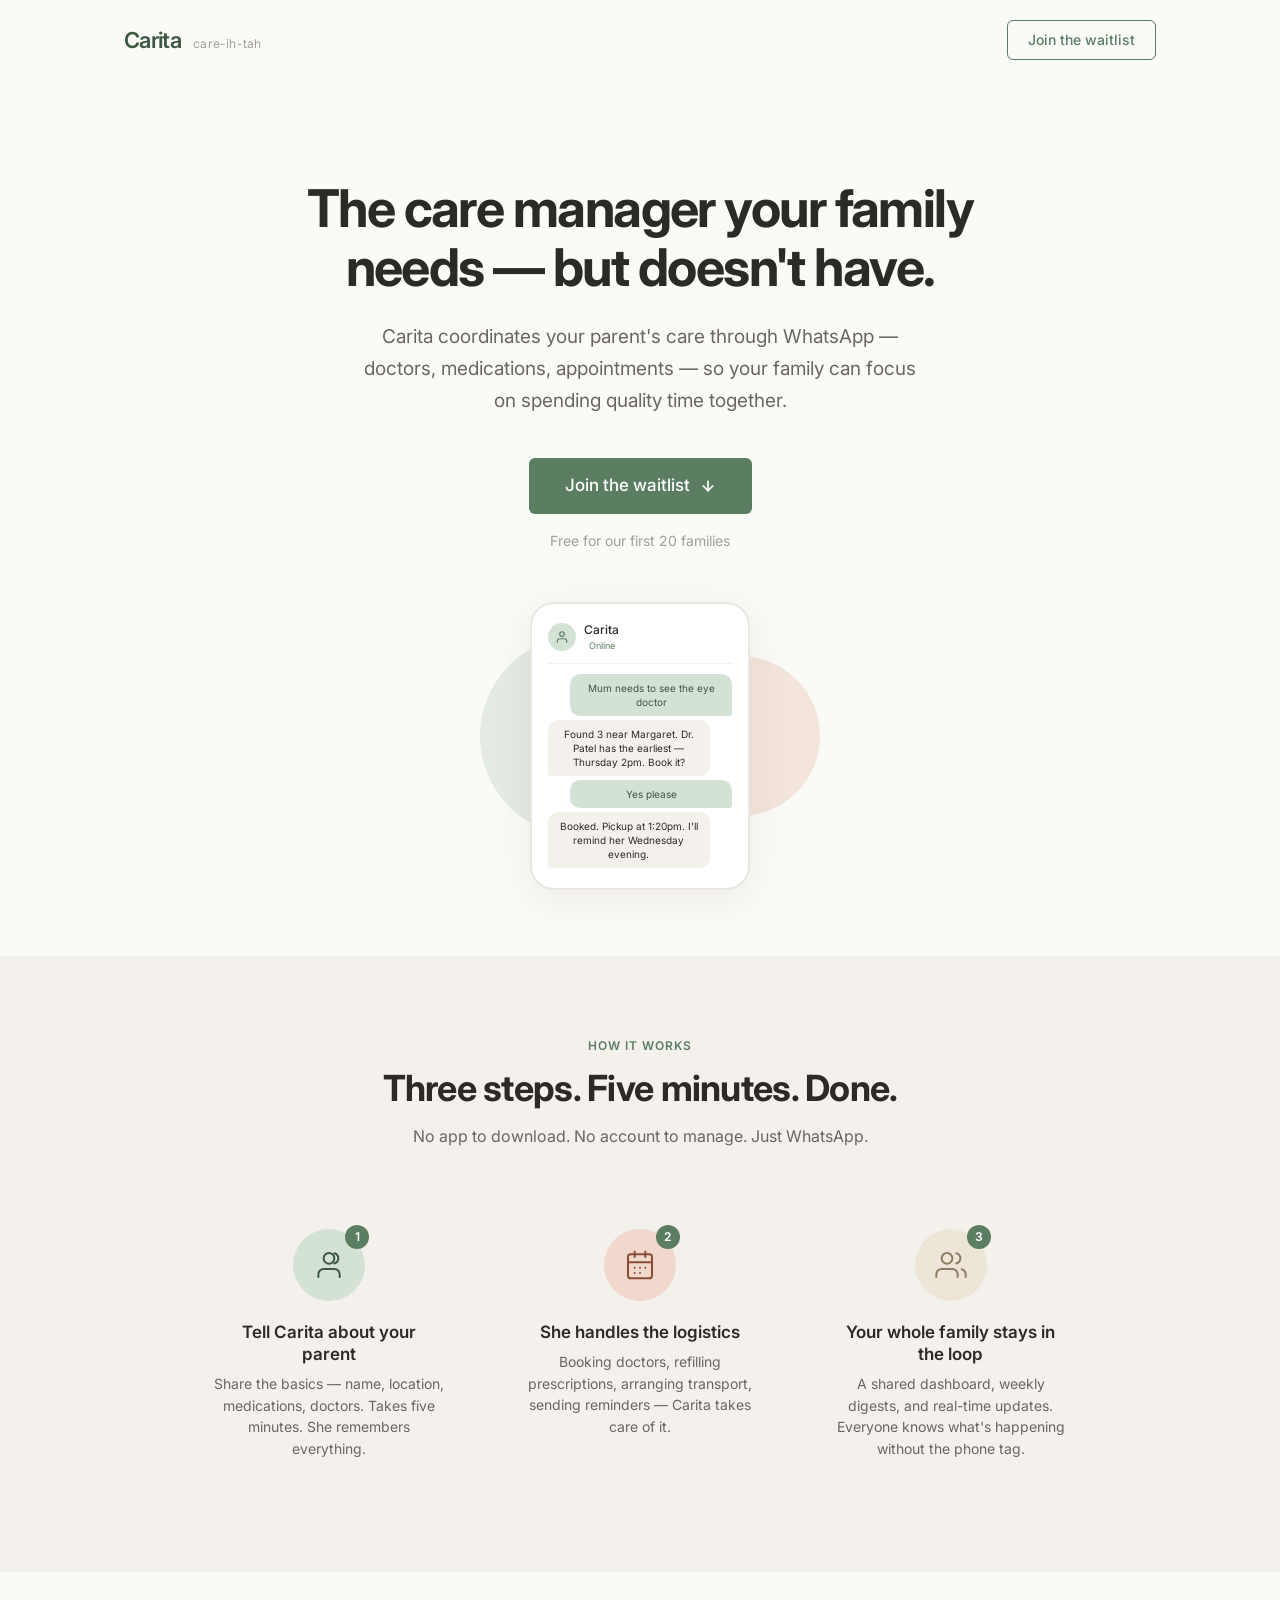
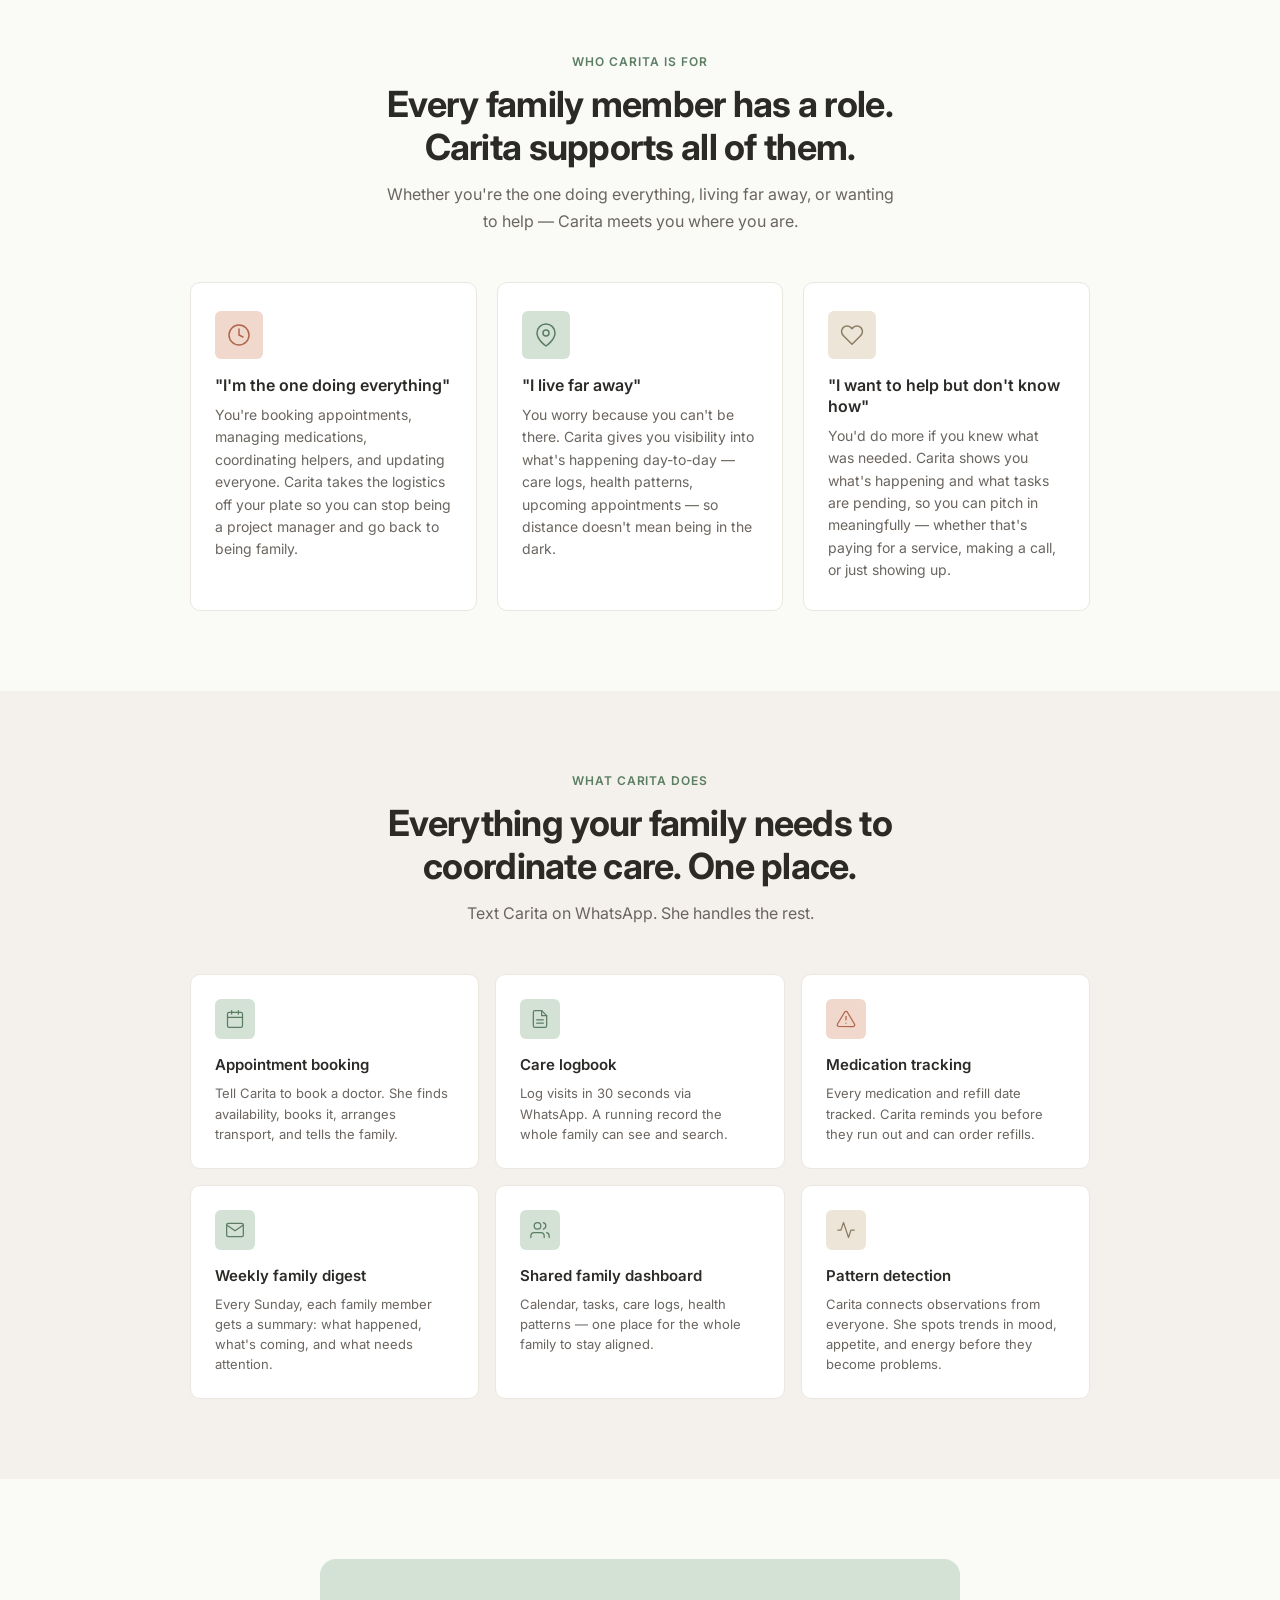
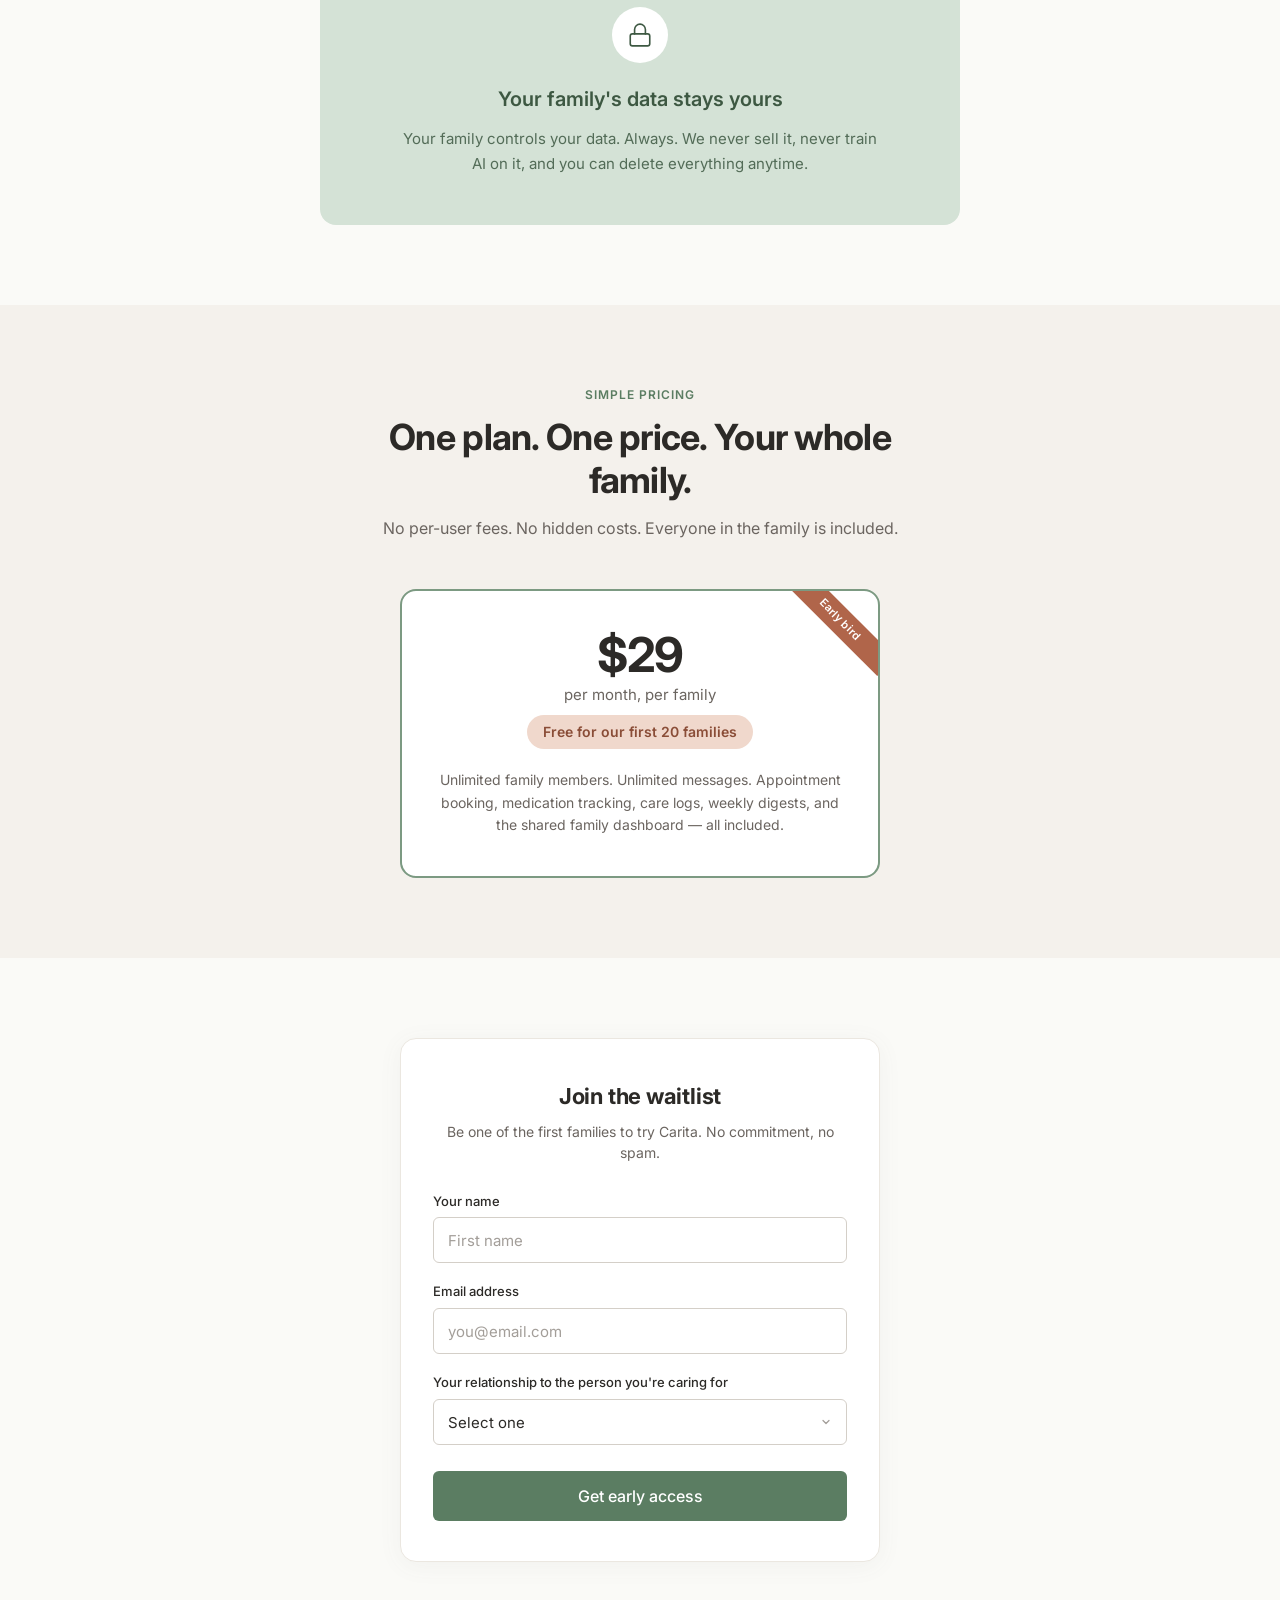
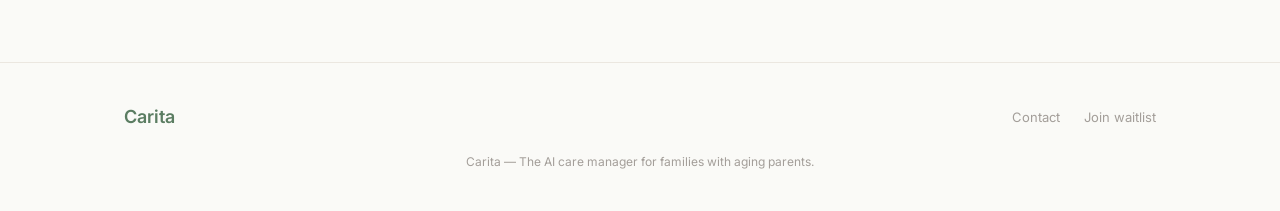
<file: index.html>
<!DOCTYPE html>
<html lang="en">
<head>
<meta charset="UTF-8">
<meta name="viewport" content="width=device-width, initial-scale=1.0">
<title>Carita — The care manager your family needs</title>
<meta name="description" content="Carita coordinates your parent's care through WhatsApp — doctors, medications, appointments — so your family can focus on spending quality time together.">
<link rel="canonical" href="https://carita.io">
<meta property="og:title" content="Carita — The care manager your family needs">
<meta property="og:description" content="Carita coordinates your parent's care through WhatsApp — doctors, medications, appointments — so your family can focus on quality time together.">
<meta property="og:url" content="https://carita.io">
<meta property="og:type" content="website">
<meta property="og:site_name" content="Carita">
<meta name="twitter:card" content="summary_large_image">
<meta name="twitter:title" content="Carita — The care manager your family needs">
<meta name="twitter:description" content="Carita coordinates your parent's care through WhatsApp — doctors, medications, appointments — so your family can focus on quality time together.">
<link rel="icon" type="image/svg+xml" href="data:image/svg+xml,%3Csvg xmlns='http://www.w3.org/2000/svg' viewBox='0 0 32 32'%3E%3Cpath d='M16 6c-2.5-3-7-3.5-9.5-1S3.5 11.5 6 14.5L16 26l10-11.5c2.5-3 2-7.5-.5-9.5S18.5 3 16 6z' fill='%237C9A82' stroke='%235B7D62' stroke-width='1'/%3E%3Cpath d='M13 13c0-1.5 1-3 3-3s3 1.5 3 3c0 2.5-3 5-3 5s-3-2.5-3-5z' fill='%23D4E2D6'/%3E%3C/svg%3E">
<link rel="preconnect" href="https://fonts.googleapis.com">
<link rel="preconnect" href="https://fonts.gstatic.com" crossorigin>
<link href="https://fonts.googleapis.com/css2?family=Inter:wght@300;400;500;600;700&display=swap" rel="stylesheet">
<style>
/* === CSS Variables === */
:root {
  --bg: #FAFAF7;
  --bg-secondary: #F4F1EC;
  --bg-tertiary: #EBE7E0;
  --white: #FFFFFF;
  --text-primary: #2C2A27;
  --text-secondary: #6B6560;
  --text-tertiary: #A39E99;
  --sage: #7C9A82;
  --sage-light: #D4E2D6;
  --sage-medium: #5B7D62;
  --sage-dark: #3D5842;
  --terra: #C4785C;
  --terra-light: #F0D8CC;
  --terra-medium: #B0654A;
  --terra-dark: #8A4D37;
  --sand: #C8B99A;
  --sand-light: #EDE6D8;
  --border: #EBE7E0;
  --border-subtle: #F4F1EC;
  --radius-sm: 6px;
  --radius-md: 10px;
  --radius-lg: 16px;
  --ease: cubic-bezier(0.25, 0.1, 0.25, 1.0);
  --ease-enter: cubic-bezier(0.0, 0.0, 0.2, 1.0);
}

/* === Reset === */
*, *::before, *::after { margin: 0; padding: 0; box-sizing: border-box; }
html { scroll-behavior: smooth; }
body {
  font-family: 'Inter', -apple-system, BlinkMacSystemFont, 'Segoe UI', sans-serif;
  background: var(--bg);
  color: var(--text-primary);
  -webkit-font-smoothing: antialiased;
  -moz-osx-font-smoothing: grayscale;
  overflow-x: hidden;
  line-height: 1.6;
}

/* === Layout === */
.container {
  max-width: 1080px;
  margin: 0 auto;
  padding: 0 24px;
}
.container--narrow {
  max-width: 720px;
  margin: 0 auto;
  padding: 0 24px;
}

/* === Nav === */
.nav {
  padding: 20px 0;
  display: flex;
  align-items: center;
  justify-content: space-between;
  max-width: 1080px;
  margin: 0 auto;
  padding-left: 24px;
  padding-right: 24px;
}
.nav-logo {
  font-size: 22px;
  font-weight: 600;
  color: var(--sage-dark);
  letter-spacing: -0.03em;
}
.nav-pron {
  font-size: 12px;
  color: var(--text-tertiary);
  font-weight: 400;
  margin-left: 8px;
  letter-spacing: 0.02em;
}
.nav-cta {
  display: inline-block;
  padding: 8px 20px;
  background: transparent;
  color: var(--sage-medium);
  border: 1.5px solid var(--sage-medium);
  border-radius: var(--radius-sm);
  font-size: 14px;
  font-weight: 500;
  font-family: inherit;
  cursor: pointer;
  text-decoration: none;
  transition: background 0.2s var(--ease), color 0.2s var(--ease);
}
.nav-cta:hover {
  background: var(--sage-medium);
  color: var(--white);
}

/* === Hero === */
.hero {
  padding: 100px 0 80px;
  text-align: center;
  position: relative;
}
.hero-content {
  position: relative;
  z-index: 1;
}
.hero h1 {
  font-size: clamp(32px, 5vw, 52px);
  font-weight: 700;
  line-height: 1.12;
  letter-spacing: -0.03em;
  max-width: 680px;
  margin: 0 auto 24px;
  color: var(--text-primary);
}
.hero-sub {
  font-size: clamp(16px, 2.2vw, 19px);
  line-height: 1.7;
  color: var(--text-secondary);
  max-width: 560px;
  margin: 0 auto 40px;
  font-weight: 400;
}
.hero-cta {
  display: inline-flex;
  align-items: center;
  gap: 10px;
  height: 56px;
  padding: 0 36px;
  background: var(--sage-medium);
  color: var(--white);
  border: none;
  border-radius: var(--radius-sm);
  font-size: 17px;
  font-weight: 500;
  font-family: inherit;
  cursor: pointer;
  transition: background 0.2s var(--ease), transform 0.1s var(--ease);
  text-decoration: none;
}
.hero-cta:hover { background: var(--sage-dark); }
.hero-cta:active { transform: scale(0.97); }
.hero-cta svg { transition: transform 0.2s var(--ease); }
.hero-cta:hover svg { transform: translateY(2px); }
.hero-note {
  margin-top: 16px;
  font-size: 14px;
  color: var(--text-tertiary);
}

/* Hero illustration - abstract care scene */
.hero-illustration {
  margin-top: 64px;
  display: flex;
  justify-content: center;
  align-items: center;
  position: relative;
  height: 260px;
}
.hero-shape {
  position: absolute;
  border-radius: 50%;
  opacity: 0.6;
}
.hero-shape--1 {
  width: 200px; height: 200px;
  background: var(--sage-light);
  left: calc(50% - 160px);
  top: 20px;
}
.hero-shape--2 {
  width: 160px; height: 160px;
  background: var(--terra-light);
  left: calc(50% + 20px);
  top: 40px;
}
.hero-shape--3 {
  width: 120px; height: 120px;
  background: var(--sand-light);
  left: calc(50% - 60px);
  top: 80px;
}
.hero-phone {
  position: relative;
  z-index: 2;
  width: 220px;
  background: var(--white);
  border-radius: 24px;
  border: 2px solid var(--border);
  padding: 16px;
  box-shadow: 0 8px 40px rgba(107, 101, 96, 0.1);
}
.hero-phone-header {
  display: flex;
  align-items: center;
  gap: 8px;
  padding-bottom: 10px;
  border-bottom: 1px solid var(--border-subtle);
  margin-bottom: 10px;
}
.hero-phone-avatar {
  width: 28px; height: 28px;
  border-radius: 50%;
  background: var(--sage-light);
  display: flex;
  align-items: center;
  justify-content: center;
  flex-shrink: 0;
}
.hero-phone-avatar svg { width: 14px; height: 14px; }
.hero-phone-name { font-size: 12px; font-weight: 500; }
.hero-phone-status { font-size: 9px; color: var(--sage-medium); }
.hero-msg {
  max-width: 88%;
  padding: 7px 10px;
  border-radius: 10px;
  margin-bottom: 4px;
  font-size: 10px;
  line-height: 1.4;
}
.hero-msg--user {
  margin-left: auto;
  background: var(--sage-light);
  color: var(--sage-dark);
  border-bottom-right-radius: 3px;
}
.hero-msg--bot {
  margin-right: auto;
  background: var(--bg-secondary);
  color: var(--text-primary);
  border-bottom-left-radius: 3px;
}

/* === Section Shared === */
.section {
  padding: 80px 0;
}
.section--alt {
  background: var(--bg-secondary);
}
.section-eyebrow {
  font-size: 12px;
  font-weight: 600;
  color: var(--sage-medium);
  letter-spacing: 0.08em;
  text-transform: uppercase;
  text-align: center;
  margin-bottom: 12px;
}
.section-title {
  font-size: clamp(24px, 3.5vw, 36px);
  font-weight: 700;
  text-align: center;
  line-height: 1.2;
  letter-spacing: -0.02em;
  margin-bottom: 12px;
  max-width: 600px;
  margin-left: auto;
  margin-right: auto;
}
.section-sub {
  font-size: 16px;
  color: var(--text-secondary);
  text-align: center;
  max-width: 520px;
  margin: 0 auto 48px;
  line-height: 1.65;
}

/* === How It Works === */
.steps-grid {
  display: grid;
  grid-template-columns: repeat(3, 1fr);
  gap: 32px;
  max-width: 900px;
  margin: 0 auto;
}
.step-card {
  text-align: center;
  padding: 32px 24px;
  position: relative;
}
.step-icon {
  width: 72px;
  height: 72px;
  border-radius: 50%;
  margin: 0 auto 20px;
  display: flex;
  align-items: center;
  justify-content: center;
  position: relative;
}
.step-icon svg { width: 32px; height: 32px; }
.step-icon--1 { background: var(--sage-light); }
.step-icon--2 { background: var(--terra-light); }
.step-icon--3 { background: var(--sand-light); }
.step-num {
  position: absolute;
  top: -4px;
  right: -4px;
  width: 24px;
  height: 24px;
  border-radius: 50%;
  background: var(--sage-medium);
  color: var(--white);
  font-size: 12px;
  font-weight: 600;
  display: flex;
  align-items: center;
  justify-content: center;
}
.step-card h3 {
  font-size: 17px;
  font-weight: 600;
  margin-bottom: 8px;
  line-height: 1.3;
}
.step-card p {
  font-size: 14px;
  color: var(--text-secondary);
  line-height: 1.55;
}
.step-connector {
  display: none;
}

/* === Persona Cards === */
.persona-grid {
  display: grid;
  grid-template-columns: repeat(3, 1fr);
  gap: 20px;
  max-width: 900px;
  margin: 0 auto;
}
.persona-card {
  background: var(--white);
  border: 1px solid var(--border);
  border-radius: var(--radius-md);
  padding: 28px 24px;
  transition: border-color 0.2s var(--ease), box-shadow 0.2s var(--ease);
}
.persona-card:hover {
  border-color: var(--sage);
  box-shadow: 0 4px 16px rgba(107, 101, 96, 0.08);
}
.persona-icon {
  width: 48px;
  height: 48px;
  border-radius: var(--radius-sm);
  display: flex;
  align-items: center;
  justify-content: center;
  margin-bottom: 16px;
}
.persona-icon svg { width: 24px; height: 24px; }
.persona-icon--1 { background: var(--terra-light); }
.persona-icon--2 { background: var(--sage-light); }
.persona-icon--3 { background: var(--sand-light); }
.persona-card h3 {
  font-size: 16px;
  font-weight: 600;
  margin-bottom: 8px;
  line-height: 1.3;
  color: var(--text-primary);
}
.persona-card p {
  font-size: 14px;
  color: var(--text-secondary);
  line-height: 1.6;
}

/* === Features === */
.features-grid {
  display: grid;
  grid-template-columns: repeat(3, 1fr);
  gap: 16px;
  max-width: 900px;
  margin: 0 auto;
}
.feature-card {
  background: var(--white);
  border: 1px solid var(--border);
  border-radius: var(--radius-md);
  padding: 24px;
  transition: border-color 0.2s var(--ease), box-shadow 0.2s var(--ease);
}
.feature-card:hover {
  border-color: var(--sage);
  box-shadow: 0 4px 12px rgba(107, 101, 96, 0.06);
}
.feature-icon {
  width: 40px;
  height: 40px;
  border-radius: var(--radius-sm);
  background: var(--sage-light);
  display: flex;
  align-items: center;
  justify-content: center;
  margin-bottom: 14px;
}
.feature-icon svg { width: 20px; height: 20px; }
.feature-card h3 {
  font-size: 15px;
  font-weight: 600;
  margin-bottom: 6px;
}
.feature-card p {
  font-size: 13px;
  color: var(--text-secondary);
  line-height: 1.55;
}

/* === Privacy === */
.privacy-block {
  max-width: 640px;
  margin: 0 auto;
  text-align: center;
  padding: 48px 32px;
  background: var(--sage-light);
  border-radius: var(--radius-lg);
  position: relative;
}
.privacy-icon {
  width: 56px;
  height: 56px;
  border-radius: 50%;
  background: var(--white);
  display: flex;
  align-items: center;
  justify-content: center;
  margin: 0 auto 20px;
}
.privacy-icon svg { width: 26px; height: 26px; }
.privacy-block h3 {
  font-size: 20px;
  font-weight: 600;
  margin-bottom: 12px;
  color: var(--sage-dark);
}
.privacy-block p {
  font-size: 15px;
  color: var(--sage-dark);
  line-height: 1.65;
  max-width: 480px;
  margin: 0 auto;
  opacity: 0.85;
}

/* === Pricing === */
.pricing-card {
  max-width: 480px;
  margin: 0 auto;
  text-align: center;
  background: var(--white);
  border: 2px solid var(--sage);
  border-radius: var(--radius-lg);
  padding: 40px 32px;
  position: relative;
  overflow: hidden;
}
.pricing-badge {
  position: absolute;
  top: 16px;
  right: -28px;
  background: var(--terra-medium);
  color: var(--white);
  font-size: 11px;
  font-weight: 600;
  padding: 4px 40px;
  transform: rotate(45deg);
  letter-spacing: 0.03em;
}
.pricing-amount {
  font-size: 48px;
  font-weight: 700;
  color: var(--text-primary);
  letter-spacing: -0.03em;
  line-height: 1;
  margin-bottom: 4px;
}
.pricing-period {
  font-size: 15px;
  color: var(--text-secondary);
  margin-bottom: 8px;
}
.pricing-highlight {
  display: inline-block;
  background: var(--terra-light);
  color: var(--terra-dark);
  font-size: 14px;
  font-weight: 600;
  padding: 6px 16px;
  border-radius: 999px;
  margin-bottom: 20px;
}
.pricing-details {
  font-size: 14px;
  color: var(--text-secondary);
  line-height: 1.6;
}

/* === Waitlist Form === */
.waitlist {
  padding: 80px 0 100px;
}
.waitlist-card {
  max-width: 480px;
  margin: 0 auto;
  background: var(--white);
  border: 1px solid var(--border);
  border-radius: var(--radius-lg);
  padding: 40px 32px;
  box-shadow: 0 4px 24px rgba(107, 101, 96, 0.06);
}
.waitlist-card h2 {
  font-size: 22px;
  font-weight: 700;
  text-align: center;
  margin-bottom: 6px;
  letter-spacing: -0.01em;
}
.waitlist-card .waitlist-sub {
  font-size: 14px;
  color: var(--text-secondary);
  text-align: center;
  margin-bottom: 28px;
  line-height: 1.5;
}
.form-group {
  margin-bottom: 18px;
}
.form-group label {
  display: block;
  font-size: 13px;
  font-weight: 500;
  color: var(--text-primary);
  margin-bottom: 6px;
}
.form-group input,
.form-group select {
  width: 100%;
  height: 46px;
  padding: 0 14px;
  border: 1px solid #D4CFC8;
  border-radius: var(--radius-sm);
  font-size: 15px;
  font-family: inherit;
  background: var(--white);
  color: var(--text-primary);
  outline: none;
  transition: border-color 0.2s var(--ease), box-shadow 0.2s var(--ease);
  appearance: none;
  -webkit-appearance: none;
}
.form-group select {
  background-image: url("data:image/svg+xml,%3Csvg xmlns='http://www.w3.org/2000/svg' width='12' height='12' viewBox='0 0 24 24' fill='none' stroke='%23A39E99' stroke-width='2.5' stroke-linecap='round' stroke-linejoin='round'%3E%3Cpolyline points='6 9 12 15 18 9'/%3E%3C/svg%3E");
  background-repeat: no-repeat;
  background-position: right 14px center;
  padding-right: 36px;
}
.form-group input:focus,
.form-group select:focus {
  border-color: var(--sage);
  box-shadow: 0 0 0 3px rgba(124, 154, 130, 0.15);
}
.form-group input::placeholder {
  color: var(--text-tertiary);
}
.form-submit {
  width: 100%;
  height: 50px;
  background: var(--sage-medium);
  color: var(--white);
  border: none;
  border-radius: var(--radius-sm);
  font-size: 16px;
  font-weight: 500;
  font-family: inherit;
  cursor: pointer;
  transition: background 0.2s var(--ease), transform 0.1s var(--ease);
  margin-top: 8px;
}
.form-submit:hover { background: var(--sage-dark); }
.form-submit:active { transform: scale(0.98); }
.form-submit:disabled {
  background: var(--text-tertiary);
  cursor: not-allowed;
  transform: none;
}
.form-success {
  display: none;
  text-align: center;
  padding: 24px 0;
}
.form-success.show { display: block; }
.form-success h3 {
  font-size: 20px;
  font-weight: 600;
  color: var(--sage-dark);
  margin-bottom: 8px;
}
.form-success p {
  font-size: 15px;
  color: var(--text-secondary);
  line-height: 1.5;
}
.form-error {
  display: none;
  font-size: 13px;
  color: #C05040;
  text-align: center;
  margin-top: 12px;
}
.form-error.show { display: block; }

/* === Footer === */
.footer {
  padding: 40px 0;
  border-top: 1px solid var(--border);
}
.footer-inner {
  display: flex;
  align-items: center;
  justify-content: space-between;
  max-width: 1080px;
  margin: 0 auto;
  padding: 0 24px;
}
.footer-logo {
  font-size: 18px;
  font-weight: 600;
  color: var(--sage-medium);
}
.footer-links {
  display: flex;
  gap: 24px;
}
.footer-links a {
  font-size: 13px;
  color: var(--text-tertiary);
  text-decoration: none;
  transition: color 0.2s var(--ease);
}
.footer-links a:hover { color: var(--text-secondary); }
.footer-copy {
  font-size: 12px;
  color: var(--text-tertiary);
  text-align: center;
  margin-top: 20px;
  max-width: 1080px;
  padding: 0 24px;
  margin-left: auto;
  margin-right: auto;
}

/* === Scroll Animations === */
.fade-in {
  opacity: 1;
  transform: translateY(0);
}
.js-ready .fade-in {
  opacity: 0;
  transform: translateY(20px);
  transition: opacity 0.6s var(--ease-enter), transform 0.6s var(--ease-enter);
}
.js-ready .fade-in.visible {
  opacity: 1;
  transform: translateY(0);
}
.fade-in-delay-1 { transition-delay: 0.1s; }
.fade-in-delay-2 { transition-delay: 0.2s; }
.fade-in-delay-3 { transition-delay: 0.3s; }

/* === Responsive === */
@media (max-width: 768px) {
  .hero { padding: 60px 0 48px; }
  .hero-illustration { height: 220px; margin-top: 48px; }
  .hero-shape--1 { width: 160px; height: 160px; left: calc(50% - 130px); }
  .hero-shape--2 { width: 120px; height: 120px; left: calc(50% + 10px); }
  .hero-shape--3 { width: 90px; height: 90px; }
  .hero-phone { width: 190px; }
  .steps-grid { grid-template-columns: 1fr; gap: 24px; max-width: 380px; }
  .step-card { padding: 24px 16px; }
  .persona-grid { grid-template-columns: 1fr; gap: 14px; max-width: 420px; margin: 0 auto; }
  .persona-card { padding: 22px 20px; }
  .features-grid { grid-template-columns: 1fr 1fr; gap: 12px; }
  .section { padding: 56px 0; }
  .section-title { font-size: clamp(22px, 5vw, 30px); }
  .waitlist-card { padding: 28px 20px; margin: 0 16px; }
  .pricing-card { margin: 0 16px; padding: 32px 24px; }
  .privacy-block { margin: 0 16px; padding: 36px 24px; }
  .footer-inner { flex-direction: column; gap: 16px; text-align: center; }
}

@media (max-width: 480px) {
  .features-grid { grid-template-columns: 1fr; }
  .hero-illustration { height: 200px; }
  .hero-phone { width: 170px; padding: 12px; }
  .hero-msg { font-size: 9px; padding: 6px 8px; }
  .nav-cta { padding: 6px 14px; font-size: 13px; }
}

/* === Reduced Motion === */
@media (prefers-reduced-motion: reduce) {
  .js-ready .fade-in {
    opacity: 1;
    transform: none;
    transition: none;
  }
  html { scroll-behavior: auto; }
  .hero-cta, .nav-cta, .form-submit, .persona-card, .feature-card {
    transition: none;
  }
}
</style>
</head>
<body>

<!-- Nav -->
<nav class="nav">
  <div>
    <span class="nav-logo">Carita</span>
    <span class="nav-pron">care-ih-tah</span>
  </div>
  <a href="#waitlist" class="nav-cta">Join the waitlist</a>
</nav>

<!-- Hero -->
<section class="hero">
  <div class="container">
    <div class="hero-content">
      <h1>The care manager your family needs — but doesn't have.</h1>
      <p class="hero-sub">Carita coordinates your parent's care through WhatsApp — doctors, medications, appointments — so your family can focus on spending quality time together.</p>
      <a href="#waitlist" class="hero-cta">
        Join the waitlist
        <svg width="16" height="16" viewBox="0 0 24 24" fill="none" stroke="currentColor" stroke-width="2.5" stroke-linecap="round" stroke-linejoin="round"><line x1="12" y1="5" x2="12" y2="19"/><polyline points="19 12 12 19 5 12"/></svg>
      </a>
      <p class="hero-note">Free for our first 20 families</p>
    </div>

    <!-- Floating WhatsApp phone mockup -->
    <div class="hero-illustration">
      <div class="hero-shape hero-shape--1"></div>
      <div class="hero-shape hero-shape--2"></div>
      <div class="hero-shape hero-shape--3"></div>
      <div class="hero-phone">
        <div class="hero-phone-header">
          <div class="hero-phone-avatar">
            <svg viewBox="0 0 24 24" fill="none" stroke="#5B7D62" stroke-width="2" stroke-linecap="round" stroke-linejoin="round"><path d="M20 21v-2a4 4 0 0 0-4-4H8a4 4 0 0 0-4 4v2"/><circle cx="12" cy="7" r="4"/></svg>
          </div>
          <div>
            <div class="hero-phone-name">Carita</div>
            <div class="hero-phone-status">Online</div>
          </div>
        </div>
        <div class="hero-msg hero-msg--user">Mum needs to see the eye doctor</div>
        <div class="hero-msg hero-msg--bot">Found 3 near Margaret. Dr. Patel has the earliest — Thursday 2pm. Book it?</div>
        <div class="hero-msg hero-msg--user">Yes please</div>
        <div class="hero-msg hero-msg--bot">Booked. Pickup at 1:20pm. I'll remind her Wednesday evening.</div>
      </div>
    </div>
  </div>
</section>

<!-- How It Works -->
<section class="section section--alt" id="how-it-works">
  <div class="container">
    <div class="section-eyebrow fade-in">How it works</div>
    <h2 class="section-title fade-in">Three steps. Five minutes. Done.</h2>
    <p class="section-sub fade-in">No app to download. No account to manage. Just WhatsApp.</p>

    <div class="steps-grid">
      <div class="step-card fade-in fade-in-delay-1">
        <div class="step-icon step-icon--1">
          <span class="step-num">1</span>
          <svg viewBox="0 0 24 24" fill="none" stroke="#3D5842" stroke-width="1.5" stroke-linecap="round" stroke-linejoin="round">
            <path d="M20 21v-2a4 4 0 0 0-4-4H8a4 4 0 0 0-4 4v2"/>
            <circle cx="12" cy="7" r="4"/>
            <path d="M16 3.13a4 4 0 0 1 0 7.75"/>
          </svg>
        </div>
        <h3>Tell Carita about your parent</h3>
        <p>Share the basics — name, location, medications, doctors. Takes five minutes. She remembers everything.</p>
      </div>

      <div class="step-card fade-in fade-in-delay-2">
        <div class="step-icon step-icon--2">
          <span class="step-num">2</span>
          <svg viewBox="0 0 24 24" fill="none" stroke="#8A4D37" stroke-width="1.5" stroke-linecap="round" stroke-linejoin="round">
            <rect x="3" y="4" width="18" height="18" rx="2" ry="2"/>
            <line x1="16" y1="2" x2="16" y2="6"/>
            <line x1="8" y1="2" x2="8" y2="6"/>
            <line x1="3" y1="10" x2="21" y2="10"/>
            <path d="M8 14h.01M12 14h.01M16 14h.01M8 18h.01M12 18h.01"/>
          </svg>
        </div>
        <h3>She handles the logistics</h3>
        <p>Booking doctors, refilling prescriptions, arranging transport, sending reminders — Carita takes care of it.</p>
      </div>

      <div class="step-card fade-in fade-in-delay-3">
        <div class="step-icon step-icon--3">
          <span class="step-num">3</span>
          <svg viewBox="0 0 24 24" fill="none" stroke="#8C7D64" stroke-width="1.5" stroke-linecap="round" stroke-linejoin="round">
            <path d="M17 21v-2a4 4 0 0 0-4-4H5a4 4 0 0 0-4 4v2"/>
            <circle cx="9" cy="7" r="4"/>
            <path d="M23 21v-2a4 4 0 0 0-3-3.87"/>
            <path d="M16 3.13a4 4 0 0 1 0 7.75"/>
          </svg>
        </div>
        <h3>Your whole family stays in the loop</h3>
        <p>A shared dashboard, weekly digests, and real-time updates. Everyone knows what's happening without the phone tag.</p>
      </div>
    </div>
  </div>
</section>

<!-- Personas -->
<section class="section" id="who">
  <div class="container">
    <div class="section-eyebrow fade-in">Who Carita is for</div>
    <h2 class="section-title fade-in">Every family member has a role. Carita supports all of them.</h2>
    <p class="section-sub fade-in">Whether you're the one doing everything, living far away, or wanting to help — Carita meets you where you are.</p>

    <div class="persona-grid">
      <div class="persona-card fade-in fade-in-delay-1">
        <div class="persona-icon persona-icon--1">
          <svg viewBox="0 0 24 24" fill="none" stroke="#B0654A" stroke-width="1.5" stroke-linecap="round" stroke-linejoin="round">
            <circle cx="12" cy="12" r="10"/>
            <path d="M12 6v6l4 2"/>
          </svg>
        </div>
        <h3>"I'm the one doing everything"</h3>
        <p>You're booking appointments, managing medications, coordinating helpers, and updating everyone. Carita takes the logistics off your plate so you can stop being a project manager and go back to being family.</p>
      </div>

      <div class="persona-card fade-in fade-in-delay-2">
        <div class="persona-icon persona-icon--2">
          <svg viewBox="0 0 24 24" fill="none" stroke="#5B7D62" stroke-width="1.5" stroke-linecap="round" stroke-linejoin="round">
            <path d="M21 10c0 7-9 13-9 13s-9-6-9-13a9 9 0 0 1 18 0z"/>
            <circle cx="12" cy="10" r="3"/>
          </svg>
        </div>
        <h3>"I live far away"</h3>
        <p>You worry because you can't be there. Carita gives you visibility into what's happening day-to-day — care logs, health patterns, upcoming appointments — so distance doesn't mean being in the dark.</p>
      </div>

      <div class="persona-card fade-in fade-in-delay-3">
        <div class="persona-icon persona-icon--3">
          <svg viewBox="0 0 24 24" fill="none" stroke="#8C7D64" stroke-width="1.5" stroke-linecap="round" stroke-linejoin="round">
            <path d="M20.84 4.61a5.5 5.5 0 0 0-7.78 0L12 5.67l-1.06-1.06a5.5 5.5 0 0 0-7.78 7.78l1.06 1.06L12 21.23l7.78-7.78 1.06-1.06a5.5 5.5 0 0 0 0-7.78z"/>
          </svg>
        </div>
        <h3>"I want to help but don't know how"</h3>
        <p>You'd do more if you knew what was needed. Carita shows you what's happening and what tasks are pending, so you can pitch in meaningfully — whether that's paying for a service, making a call, or just showing up.</p>
      </div>
    </div>
  </div>
</section>

<!-- Features -->
<section class="section section--alt" id="features">
  <div class="container">
    <div class="section-eyebrow fade-in">What Carita does</div>
    <h2 class="section-title fade-in">Everything your family needs to coordinate care. One place.</h2>
    <p class="section-sub fade-in">Text Carita on WhatsApp. She handles the rest.</p>

    <div class="features-grid">
      <div class="feature-card fade-in">
        <div class="feature-icon">
          <svg viewBox="0 0 24 24" fill="none" stroke="#5B7D62" stroke-width="1.5" stroke-linecap="round" stroke-linejoin="round">
            <rect x="3" y="4" width="18" height="18" rx="2" ry="2"/>
            <line x1="16" y1="2" x2="16" y2="6"/>
            <line x1="8" y1="2" x2="8" y2="6"/>
            <line x1="3" y1="10" x2="21" y2="10"/>
          </svg>
        </div>
        <h3>Appointment booking</h3>
        <p>Tell Carita to book a doctor. She finds availability, books it, arranges transport, and tells the family.</p>
      </div>

      <div class="feature-card fade-in">
        <div class="feature-icon">
          <svg viewBox="0 0 24 24" fill="none" stroke="#5B7D62" stroke-width="1.5" stroke-linecap="round" stroke-linejoin="round">
            <path d="M14 2H6a2 2 0 0 0-2 2v16a2 2 0 0 0 2 2h12a2 2 0 0 0 2-2V8z"/>
            <polyline points="14 2 14 8 20 8"/>
            <line x1="16" y1="13" x2="8" y2="13"/>
            <line x1="16" y1="17" x2="8" y2="17"/>
          </svg>
        </div>
        <h3>Care logbook</h3>
        <p>Log visits in 30 seconds via WhatsApp. A running record the whole family can see and search.</p>
      </div>

      <div class="feature-card fade-in">
        <div class="feature-icon" style="background: var(--terra-light);">
          <svg viewBox="0 0 24 24" fill="none" stroke="#B0654A" stroke-width="1.5" stroke-linecap="round" stroke-linejoin="round">
            <path d="M10.29 3.86L1.82 18a2 2 0 0 0 1.71 3h16.94a2 2 0 0 0 1.71-3L13.71 3.86a2 2 0 0 0-3.42 0z"/>
            <line x1="12" y1="9" x2="12" y2="13"/>
            <line x1="12" y1="17" x2="12.01" y2="17"/>
          </svg>
        </div>
        <h3>Medication tracking</h3>
        <p>Every medication and refill date tracked. Carita reminds you before they run out and can order refills.</p>
      </div>

      <div class="feature-card fade-in">
        <div class="feature-icon">
          <svg viewBox="0 0 24 24" fill="none" stroke="#5B7D62" stroke-width="1.5" stroke-linecap="round" stroke-linejoin="round">
            <path d="M4 4h16c1.1 0 2 .9 2 2v12c0 1.1-.9 2-2 2H4c-1.1 0-2-.9-2-2V6c0-1.1.9-2 2-2z"/>
            <polyline points="22,6 12,13 2,6"/>
          </svg>
        </div>
        <h3>Weekly family digest</h3>
        <p>Every Sunday, each family member gets a summary: what happened, what's coming, and what needs attention.</p>
      </div>

      <div class="feature-card fade-in">
        <div class="feature-icon">
          <svg viewBox="0 0 24 24" fill="none" stroke="#5B7D62" stroke-width="1.5" stroke-linecap="round" stroke-linejoin="round">
            <path d="M17 21v-2a4 4 0 0 0-4-4H5a4 4 0 0 0-4 4v2"/>
            <circle cx="9" cy="7" r="4"/>
            <path d="M23 21v-2a4 4 0 0 0-3-3.87"/>
            <path d="M16 3.13a4 4 0 0 1 0 7.75"/>
          </svg>
        </div>
        <h3>Shared family dashboard</h3>
        <p>Calendar, tasks, care logs, health patterns — one place for the whole family to stay aligned.</p>
      </div>

      <div class="feature-card fade-in">
        <div class="feature-icon" style="background: var(--sand-light);">
          <svg viewBox="0 0 24 24" fill="none" stroke="#8C7D64" stroke-width="1.5" stroke-linecap="round" stroke-linejoin="round">
            <path d="M22 12h-4l-3 9L9 3l-3 9H2"/>
          </svg>
        </div>
        <h3>Pattern detection</h3>
        <p>Carita connects observations from everyone. She spots trends in mood, appetite, and energy before they become problems.</p>
      </div>
    </div>
  </div>
</section>

<!-- Privacy -->
<section class="section">
  <div class="container">
    <div class="privacy-block fade-in">
      <div class="privacy-icon">
        <svg viewBox="0 0 24 24" fill="none" stroke="#3D5842" stroke-width="1.5" stroke-linecap="round" stroke-linejoin="round">
          <rect x="3" y="11" width="18" height="11" rx="2" ry="2"/>
          <path d="M7 11V7a5 5 0 0 1 10 0v4"/>
        </svg>
      </div>
      <h3>Your family's data stays yours</h3>
      <p>Your family controls your data. Always. We never sell it, never train AI on it, and you can delete everything anytime.</p>
    </div>
  </div>
</section>

<!-- Pricing -->
<section class="section section--alt" id="pricing">
  <div class="container">
    <div class="section-eyebrow fade-in">Simple pricing</div>
    <h2 class="section-title fade-in">One plan. One price. Your whole family.</h2>
    <p class="section-sub fade-in">No per-user fees. No hidden costs. Everyone in the family is included.</p>

    <div class="pricing-card fade-in">
      <div class="pricing-badge">Early bird</div>
      <div class="pricing-amount">$29</div>
      <div class="pricing-period">per month, per family</div>
      <div class="pricing-highlight">Free for our first 20 families</div>
      <p class="pricing-details">Unlimited family members. Unlimited messages. Appointment booking, medication tracking, care logs, weekly digests, and the shared family dashboard — all included.</p>
    </div>
  </div>
</section>

<!-- Waitlist Form -->
<section class="waitlist" id="waitlist">
  <div class="container">
    <div class="waitlist-card fade-in">
      <h2>Join the waitlist</h2>
      <p class="waitlist-sub">Be one of the first families to try Carita. No commitment, no spam.</p>

      <form id="waitlist-form" onsubmit="handleSubmit(event)">
        <div class="form-group">
          <label for="wl-name">Your name</label>
          <input type="text" id="wl-name" name="name" placeholder="First name" required autocomplete="given-name">
        </div>

        <div class="form-group">
          <label for="wl-email">Email address</label>
          <input type="email" id="wl-email" name="email" placeholder="you@email.com" required autocomplete="email">
        </div>

        <div class="form-group">
          <label for="wl-relationship">Your relationship to the person you're caring for</label>
          <select id="wl-relationship" name="relationship" required>
            <option value="" disabled selected>Select one</option>
            <option value="son_daughter">Son or daughter</option>
            <option value="in_law">Son-in-law or daughter-in-law</option>
            <option value="spouse">Spouse or partner</option>
            <option value="sibling">Sibling</option>
            <option value="grandchild">Grandchild</option>
            <option value="friend">Close friend</option>
            <option value="professional">Professional carer</option>
            <option value="other">Other</option>
          </select>
        </div>

        <button type="submit" class="form-submit" id="submit-btn">Get early access</button>
        <div class="form-error" id="form-error">Something went wrong. Please try again.</div>
      </form>

      <div class="form-success" id="form-success">
        <h3>You're on the list.</h3>
        <p>We'll reach out soon with early access to Carita. In the meantime, we'll keep you updated on our progress.</p>
      </div>
    </div>
  </div>
</section>

<!-- Footer -->
<footer class="footer">
  <div class="footer-inner">
    <div class="footer-logo">Carita</div>
    <div class="footer-links">
      <a href="mailto:hello@carita.io">Contact</a>
      <a href="#waitlist">Join waitlist</a>
    </div>
  </div>
  <p class="footer-copy">Carita — The AI care manager for families with aging parents.</p>
</footer>

<script>
// Supabase config
const SUPABASE_URL = 'https://czfzbmcduafcxxrpdkvt.supabase.co';
const SUPABASE_ANON_KEY = 'eyJhbGciOiJIUzI1NiIsInR5cCI6IkpXVCJ9.eyJpc3MiOiJzdXBhYmFzZSIsInJlZiI6ImN6ZnpibWNkdWFmY3h4cnBka3Z0Iiwicm9sZSI6ImFub24iLCJpYXQiOjE3NzQ5MjE1MjIsImV4cCI6MjA5MDQ5NzUyMn0.tveJ7h-Jb-Dv0j1PVPbKd5hlqnn9BvaTrD2URIuTw6I';

async function handleSubmit(e) {
  e.preventDefault();
  const btn = document.getElementById('submit-btn');
  const errorEl = document.getElementById('form-error');
  const form = document.getElementById('waitlist-form');
  const successEl = document.getElementById('form-success');

  const name = document.getElementById('wl-name').value.trim();
  const email = document.getElementById('wl-email').value.trim();
  const relationship = document.getElementById('wl-relationship').value;

  if (!name || !email || !relationship) return;

  btn.disabled = true;
  btn.textContent = 'Submitting...';
  errorEl.classList.remove('show');

  try {
    const res = await fetch(SUPABASE_URL + '/rest/v1/waitlist', {
      method: 'POST',
      headers: {
        'Content-Type': 'application/json',
        'apikey': SUPABASE_ANON_KEY,
        'Authorization': 'Bearer ' + SUPABASE_ANON_KEY,
        'Prefer': 'return=minimal'
      },
      body: JSON.stringify({ name, email, relationship })
    });

    if (!res.ok) throw new Error('Failed');

    form.style.display = 'none';
    successEl.classList.add('show');
  } catch (err) {
    console.error('Waitlist error:', err);
    errorEl.classList.add('show');
    btn.disabled = false;
    btn.textContent = 'Get early access';
  }
}

// Scroll-triggered fade-in animations
document.documentElement.classList.add('js-ready');

const observer = new IntersectionObserver(
  (entries) => {
    entries.forEach((entry) => {
      if (entry.isIntersecting) {
        entry.target.classList.add('visible');
        observer.unobserve(entry.target);
      }
    });
  },
  { threshold: 0.1, rootMargin: '0px 0px -40px 0px' }
);

document.querySelectorAll('.fade-in').forEach((el) => observer.observe(el));

// Safety net: force all fade-in elements visible after 2s
setTimeout(() => {
  document.querySelectorAll('.fade-in:not(.visible)').forEach((el) => {
    el.classList.add('visible');
  });
}, 2000);
</script>
</body>
</html>
</file>
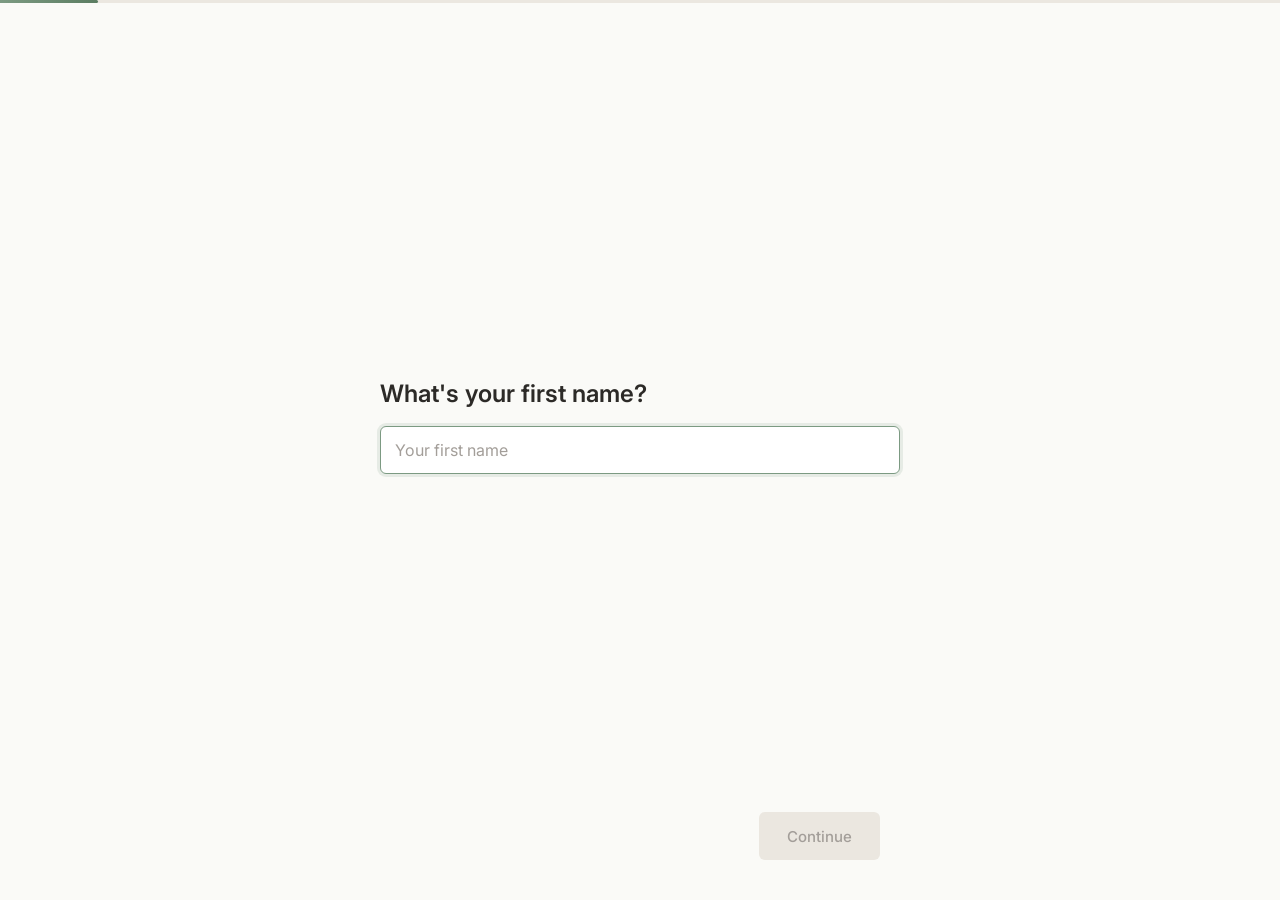
<file: start/index.html>
<!DOCTYPE html>
<html lang="en">
<head>
  <meta charset="UTF-8">
  <meta name="viewport" content="width=device-width, initial-scale=1.0, maximum-scale=1.0, user-scalable=no">
  <title>Get Started — Carita</title>
  <meta name="description" content="Set up your Carita care profile in 2 minutes.">
  <link rel="preconnect" href="https://fonts.googleapis.com">
  <link rel="preconnect" href="https://fonts.gstatic.com" crossorigin>
  <link href="https://fonts.googleapis.com/css2?family=Inter:wght@400;500;600;700&display=swap" rel="stylesheet">
  <link rel="stylesheet" href="style.css">
</head>
<body>

  <!-- Progress bar -->
  <div class="progress-bar"><div class="progress-bar__fill"></div></div>

  <div class="form-shell">

    <!-- ========== SCREEN 1: First name ========== -->
    <div class="screen" data-index="0" data-key="first_name">
      <div class="screen__content">
        <h2 class="screen__question">What's your first name?</h2>
        <div class="input-wrap">
          <input type="text" class="text-input" placeholder="Your first name" autocomplete="given-name" enterkeyhint="next" inputmode="text">
          <p class="input-error"></p>
        </div>
      </div>
      <div class="screen__nav">
        <button class="btn btn-back hidden" aria-label="Back">
          <svg viewBox="0 0 24 24"><polyline points="15 18 9 12 15 6"/></svg>
        </button>
        <button class="btn btn-primary btn-continue" disabled>
          <span class="spinner"></span>
          <span class="btn-text">Continue</span>
        </button>
      </div>
    </div>

    <!-- ========== SCREEN 2: Relationship ========== -->
    <div class="screen" data-index="1" data-key="relationship">
      <div class="screen__content">
        <h2 class="screen__question">What's your relationship to the person you're caring for?</h2>
        <div class="options-grid">
          <div class="option-card" data-value="Grandfather">Grandfather</div>
          <div class="option-card" data-value="Grandmother">Grandmother</div>
          <div class="option-card" data-value="Mother">Mother</div>
          <div class="option-card" data-value="Father">Father</div>
          <div class="option-card" data-value="Elderly Relative">Elderly Relative</div>
          <div class="option-card" data-value="Child">Child</div>
          <div class="option-card" data-value="Other">Other</div>
        </div>
        <input type="text" class="other-input" id="relationship-other" placeholder="Please specify…" style="display:none; width:100%; margin-top:12px; padding:14px 16px; border:2px solid var(--border); border-radius:12px; font-size:1rem; background:var(--surface); color:var(--text); outline:none; transition:border-color .2s;" />
      </div>
      <div class="screen__nav">
        <button class="btn btn-back" aria-label="Back">
          <svg viewBox="0 0 24 24"><polyline points="15 18 9 12 15 6"/></svg>
        </button>
        <button class="btn btn-primary btn-continue" disabled>
          <span class="spinner"></span>
          <span class="btn-text">Continue</span>
        </button>
      </div>
    </div>

    <!-- ========== SCREEN 3: Your country ========== -->
    <div class="screen" data-index="2" data-key="country">
      <div class="screen__content">
        <h2 class="screen__question">What country are you in?</h2>
        <div class="dropdown-wrap">
          <input type="text" class="dropdown-input" placeholder="Search for your country" autocomplete="off" inputmode="search">
          <svg class="dropdown-chevron" viewBox="0 0 24 24"><polyline points="6 9 12 15 18 9"/></svg>
          <div class="dropdown-list"></div>
        </div>
      </div>
      <div class="screen__nav">
        <button class="btn btn-back" aria-label="Back">
          <svg viewBox="0 0 24 24"><polyline points="15 18 9 12 15 6"/></svg>
        </button>
        <button class="btn btn-primary btn-continue" disabled>
          <span class="spinner"></span>
          <span class="btn-text">Continue</span>
        </button>
      </div>
    </div>

    <!-- ========== SCREEN 4: Parent's name ========== -->
    <div class="screen" data-index="3" data-key="parent_name">
      <div class="screen__content">
        <h2 class="screen__question">How should we address the person you're caring for?</h2>
        <p class="screen__helper">e.g. Nan, Pop, Sarah</p>
        <div class="input-wrap">
          <input type="text" class="text-input" placeholder="e.g. Nan, Pop, Sarah" autocomplete="off" enterkeyhint="next" inputmode="text">
          <p class="input-error"></p>
        </div>
      </div>
      <div class="screen__nav">
        <button class="btn btn-back" aria-label="Back">
          <svg viewBox="0 0 24 24"><polyline points="15 18 9 12 15 6"/></svg>
        </button>
        <button class="btn btn-primary btn-continue" disabled>
          <span class="spinner"></span>
          <span class="btn-text">Continue</span>
        </button>
      </div>
    </div>

    <!-- ========== SCREEN 5: Parent's location ========== -->
    <div class="screen" data-index="4" data-key="parent_country">
      <div class="screen__content">
        <h2 class="screen__question">Where does <span class="parent-name">your loved one</span> live?</h2>
        <p class="screen__helper">We use this to find local services</p>
        <div class="dual-field">
          <div>
            <label class="field-label">Country</label>
            <div class="dropdown-wrap">
              <input type="text" class="dropdown-input" placeholder="Search country" autocomplete="off" inputmode="search">
              <svg class="dropdown-chevron" viewBox="0 0 24 24"><polyline points="6 9 12 15 18 9"/></svg>
              <div class="dropdown-list"></div>
            </div>
          </div>
          <div>
            <label class="field-label">City / Region</label>
            <input type="text" class="text-input" placeholder="e.g. Westmead, Sydney" autocomplete="off" enterkeyhint="next" inputmode="text">
          </div>
        </div>
      </div>
      <div class="screen__nav">
        <button class="btn btn-back" aria-label="Back">
          <svg viewBox="0 0 24 24"><polyline points="15 18 9 12 15 6"/></svg>
        </button>
        <button class="btn btn-primary btn-continue" disabled>
          <span class="spinner"></span>
          <span class="btn-text">Continue</span>
        </button>
      </div>
    </div>

    <!-- ========== SCREEN 6: Living situation ========== -->
    <div class="screen" data-index="5" data-key="living_situation">
      <div class="screen__content">
        <h2 class="screen__question">What's <span class="parent-name">your loved one</span>'s living situation?</h2>
        <div class="options-grid">
          <div class="option-card" data-value="Lives alone">Lives alone</div>
          <div class="option-card" data-value="With spouse">With spouse</div>
          <div class="option-card" data-value="With family">With family</div>
          <div class="option-card" data-value="Assisted living">Assisted living</div>
          <div class="option-card" data-value="Nursing home">Nursing home</div>
        </div>
      </div>
      <div class="screen__nav">
        <button class="btn btn-back" aria-label="Back">
          <svg viewBox="0 0 24 24"><polyline points="15 18 9 12 15 6"/></svg>
        </button>
        <button class="btn btn-primary btn-continue" disabled>
          <span class="spinner"></span>
          <span class="btn-text">Continue</span>
        </button>
      </div>
    </div>

    <!-- ========== SCREEN 7: Care duration ========== -->
    <div class="screen" data-index="6" data-key="care_duration">
      <div class="screen__content">
        <h2 class="screen__question">How long have you been caring for <span class="parent-name">your loved one</span>?</h2>
        <div class="options-grid">
          <div class="option-card" data-value="Just getting started">Just getting started</div>
          <div class="option-card" data-value="Less than a year">Less than a year</div>
          <div class="option-card" data-value="1-3 years">1-3 years</div>
          <div class="option-card" data-value="3+ years">3+ years</div>
        </div>
      </div>
      <div class="screen__nav">
        <button class="btn btn-back" aria-label="Back">
          <svg viewBox="0 0 24 24"><polyline points="15 18 9 12 15 6"/></svg>
        </button>
        <button class="btn btn-primary btn-continue" disabled>
          <span class="spinner"></span>
          <span class="btn-text">Continue</span>
        </button>
      </div>
    </div>

    <!-- ========== SCREEN 8: Triggers ========== -->
    <div class="screen" data-index="7" data-key="triggers">
      <div class="screen__content">
        <h2 class="screen__question">Has anything happened recently that made you look for help?</h2>
        <p class="screen__helper">Pick all that apply</p>
        <div class="checkbox-grid">
          <label class="checkbox-card" data-value="A fall or hospital visit">
            <span class="checkbox-indicator"><svg viewBox="0 0 24 24"><polyline points="20 6 9 17 4 12"/></svg></span>
            A fall or hospital visit
          </label>
          <label class="checkbox-card" data-value="New diagnosis">
            <span class="checkbox-indicator"><svg viewBox="0 0 24 24"><polyline points="20 6 9 17 4 12"/></svg></span>
            New diagnosis
          </label>
          <label class="checkbox-card" data-value="Facility move">
            <span class="checkbox-indicator"><svg viewBox="0 0 24 24"><polyline points="20 6 9 17 4 12"/></svg></span>
            Facility move
          </label>
          <label class="checkbox-card" data-value="Burned out">
            <span class="checkbox-indicator"><svg viewBox="0 0 24 24"><polyline points="20 6 9 17 4 12"/></svg></span>
            Burned out
          </label>
          <label class="checkbox-card" data-value="Family disagreement">
            <span class="checkbox-indicator"><svg viewBox="0 0 24 24"><polyline points="20 6 9 17 4 12"/></svg></span>
            Family disagreement
          </label>
          <label class="checkbox-card" data-value="Just exploring">
            <span class="checkbox-indicator"><svg viewBox="0 0 24 24"><polyline points="20 6 9 17 4 12"/></svg></span>
            Just exploring
          </label>
        </div>
      </div>
      <div class="screen__nav">
        <button class="btn btn-back" aria-label="Back">
          <svg viewBox="0 0 24 24"><polyline points="15 18 9 12 15 6"/></svg>
        </button>
        <button class="btn btn-primary btn-continue" disabled>
          <span class="spinner"></span>
          <span class="btn-text">Continue</span>
        </button>
      </div>
    </div>

    <!-- ========== SCREEN 9: Hardest parts ========== -->
    <div class="screen" data-index="8" data-key="hardest_parts">
      <div class="screen__content">
        <h2 class="screen__question">What are the hardest parts of caring for <span class="parent-name">your loved one</span>?</h2>
        <p class="screen__helper">Pick all that apply</p>
        <div class="checkbox-grid">
          <label class="checkbox-card" data-value="Finding & booking doctors">
            <span class="checkbox-indicator"><svg viewBox="0 0 24 24"><polyline points="20 6 9 17 4 12"/></svg></span>
            Finding &amp; booking doctors
          </label>
          <label class="checkbox-card" data-value="Managing medications">
            <span class="checkbox-indicator"><svg viewBox="0 0 24 24"><polyline points="20 6 9 17 4 12"/></svg></span>
            Managing medications
          </label>
          <label class="checkbox-card" data-value="Coordinating with family">
            <span class="checkbox-indicator"><svg viewBox="0 0 24 24"><polyline points="20 6 9 17 4 12"/></svg></span>
            Coordinating with family
          </label>
          <label class="checkbox-card" data-value="Daily check-ins">
            <span class="checkbox-indicator"><svg viewBox="0 0 24 24"><polyline points="20 6 9 17 4 12"/></svg></span>
            Daily check-ins
          </label>
          <label class="checkbox-card" data-value="Transport">
            <span class="checkbox-indicator"><svg viewBox="0 0 24 24"><polyline points="20 6 9 17 4 12"/></svg></span>
            Transport
          </label>
          <label class="checkbox-card" data-value="Groceries & meals">
            <span class="checkbox-indicator"><svg viewBox="0 0 24 24"><polyline points="20 6 9 17 4 12"/></svg></span>
            Groceries &amp; meals
          </label>
          <label class="checkbox-card" data-value="Understanding their condition">
            <span class="checkbox-indicator"><svg viewBox="0 0 24 24"><polyline points="20 6 9 17 4 12"/></svg></span>
            Understanding their condition
          </label>
          <label class="checkbox-card" data-value="Just feeling overwhelmed">
            <span class="checkbox-indicator"><svg viewBox="0 0 24 24"><polyline points="20 6 9 17 4 12"/></svg></span>
            Just feeling overwhelmed
          </label>
        </div>
      </div>
      <div class="screen__nav">
        <button class="btn btn-back" aria-label="Back">
          <svg viewBox="0 0 24 24"><polyline points="15 18 9 12 15 6"/></svg>
        </button>
        <button class="btn btn-primary btn-continue" disabled>
          <span class="spinner"></span>
          <span class="btn-text">Continue</span>
        </button>
      </div>
    </div>

    <!-- ========== SCREEN 10: Coordination ========== -->
    <div class="screen" data-index="9" data-key="coordination">
      <div class="screen__content">
        <h2 class="screen__question">How does your family currently coordinate care?</h2>
        <p class="screen__helper">Pick all that apply</p>
        <div class="checkbox-grid">
          <label class="checkbox-card" data-value="WhatsApp/text group">
            <span class="checkbox-indicator"><svg viewBox="0 0 24 24"><polyline points="20 6 9 17 4 12"/></svg></span>
            WhatsApp / text group
          </label>
          <label class="checkbox-card" data-value="Phone calls">
            <span class="checkbox-indicator"><svg viewBox="0 0 24 24"><polyline points="20 6 9 17 4 12"/></svg></span>
            Phone calls
          </label>
          <label class="checkbox-card" data-value="We don't really">
            <span class="checkbox-indicator"><svg viewBox="0 0 24 24"><polyline points="20 6 9 17 4 12"/></svg></span>
            We don't really
          </label>
          <label class="checkbox-card" data-value="Shared doc/spreadsheet">
            <span class="checkbox-indicator"><svg viewBox="0 0 24 24"><polyline points="20 6 9 17 4 12"/></svg></span>
            Shared doc / spreadsheet
          </label>
          <label class="checkbox-card" data-value="One person handles everything">
            <span class="checkbox-indicator"><svg viewBox="0 0 24 24"><polyline points="20 6 9 17 4 12"/></svg></span>
            One person handles everything
          </label>
        </div>
      </div>
      <div class="screen__nav">
        <button class="btn btn-back" aria-label="Back">
          <svg viewBox="0 0 24 24"><polyline points="15 18 9 12 15 6"/></svg>
        </button>
        <button class="btn btn-primary btn-continue" disabled>
          <span class="spinner"></span>
          <span class="btn-text">Continue</span>
        </button>
      </div>
    </div>

    <!-- ========== SCREEN 11: Conditions (optional) ========== -->
    <div class="screen" data-index="10" data-key="conditions">
      <div class="screen__content">
        <h2 class="screen__question">Does <span class="parent-name">your loved one</span> have any diagnosed conditions?</h2>
        <p class="screen__helper">This is optional — skip if you'd prefer</p>
        <div class="checkbox-grid">
          <label class="checkbox-card" data-value="Dementia/Alzheimer's">
            <span class="checkbox-indicator"><svg viewBox="0 0 24 24"><polyline points="20 6 9 17 4 12"/></svg></span>
            Dementia / Alzheimer's
          </label>
          <label class="checkbox-card" data-value="Mobility issues">
            <span class="checkbox-indicator"><svg viewBox="0 0 24 24"><polyline points="20 6 9 17 4 12"/></svg></span>
            Mobility issues
          </label>
          <label class="checkbox-card" data-value="Heart condition">
            <span class="checkbox-indicator"><svg viewBox="0 0 24 24"><polyline points="20 6 9 17 4 12"/></svg></span>
            Heart condition
          </label>
          <label class="checkbox-card" data-value="Diabetes">
            <span class="checkbox-indicator"><svg viewBox="0 0 24 24"><polyline points="20 6 9 17 4 12"/></svg></span>
            Diabetes
          </label>
          <label class="checkbox-card" data-value="Vision/hearing loss">
            <span class="checkbox-indicator"><svg viewBox="0 0 24 24"><polyline points="20 6 9 17 4 12"/></svg></span>
            Vision / hearing loss
          </label>
          <label class="checkbox-card" data-value="Other">
            <span class="checkbox-indicator"><svg viewBox="0 0 24 24"><polyline points="20 6 9 17 4 12"/></svg></span>
            Other
          </label>
          <label class="checkbox-card" data-value="Prefer not to say">
            <span class="checkbox-indicator"><svg viewBox="0 0 24 24"><polyline points="20 6 9 17 4 12"/></svg></span>
            Prefer not to say
          </label>
        </div>
      </div>
      <div class="screen__nav screen__nav--has-skip">
        <button class="btn btn-back" aria-label="Back">
          <svg viewBox="0 0 24 24"><polyline points="15 18 9 12 15 6"/></svg>
        </button>
        <button class="btn btn-primary btn-continue">
          <span class="spinner"></span>
          <span class="btn-text">Continue</span>
        </button>
        <button class="btn btn-skip">Skip for now</button>
      </div>
    </div>

    <!-- ========== SCREEN 12: Notes (optional) ========== -->
    <div class="screen" data-index="11" data-key="notes">
      <div class="screen__content">
        <h2 class="screen__question">Anything else you'd like Carita to know?</h2>
        <p class="screen__helper">No wrong answers — this helps me understand your situation</p>
        <div class="input-wrap">
          <textarea class="text-area" placeholder="Type anything that might help..." rows="5"></textarea>
        </div>
      </div>
      <div class="screen__nav screen__nav--has-skip">
        <button class="btn btn-back" aria-label="Back">
          <svg viewBox="0 0 24 24"><polyline points="15 18 9 12 15 6"/></svg>
        </button>
        <button class="btn btn-primary btn-continue">
          <span class="spinner"></span>
          <span class="btn-text">Finish</span>
        </button>
        <button class="btn btn-skip">Skip for now</button>
      </div>
    </div>

    <!-- ========== COMPLETION ========== -->
    <div class="completion">
      <div class="completion__glow"></div>
      <div class="completion__check">
        <svg viewBox="0 0 64 64">
          <circle cx="32" cy="32" r="28" stroke-width="2" opacity="0.3"/>
          <polyline class="check-path" points="20 33 28 41 44 25"/>
        </svg>
      </div>
      <h2 class="completion__title"></h2>
      <p class="completion__subtitle"></p>
      <a href="https://wa.me/PHONE_NUMBER" class="btn-whatsapp">Open WhatsApp</a>
    </div>

  </div><!-- /form-shell -->

  <script src="app.js"></script>
</body>
</html>
</file>
<file: start/style.css>
/* ===== Carita Onboarding — style.css ===== */

/* --- Reset & Base --- */
*, *::before, *::after { box-sizing: border-box; margin: 0; padding: 0; }

:root {
  /* Brand */
  --sage:          #7C9A82;
  --sage-light:    #D4E2D6;
  --sage-medium:   #5B7D62;
  --sage-dark:     #3D5842;
  --sage-bg:       #F5F9F6;
  --terra:         #C4785C;
  --terra-medium:  #B0654A;
  --terra-light:   #F0D8CC;
  --sand:          #C8B99A;
  --sand-light:    #EDE6D8;

  /* Backgrounds */
  --bg:            #FAFAF7;
  --bg-secondary:  #F4F1EC;
  --bg-tertiary:   #EBE7E0;
  --white:         #FFFFFF;

  /* Text */
  --text-primary:   #2C2A27;
  --text-secondary: #6B6560;
  --text-tertiary:  #A39E99;
  --text-link:      #5B7D62;

  /* Semantic */
  --error:          #C05040;
  --error-bg:       rgba(192, 80, 64, 0.12);

  /* Borders / Shadows */
  --border:         #EBE7E0;
  --border-input:   #D4CFC8;
  --shadow-subtle:  0 1px 3px rgba(107, 101, 96, 0.08);
  --shadow-medium:  0 4px 12px rgba(107, 101, 96, 0.12);

  /* Easing */
  --ease:           cubic-bezier(0.25, 0.1, 0.25, 1.0);
  --ease-enter:     cubic-bezier(0.0, 0.0, 0.2, 1.0);
  --ease-exit:      cubic-bezier(0.4, 0.0, 1.0, 1.0);

  /* Layout */
  --max-w: 480px;
}

html {
  font-size: 15px;
  -webkit-text-size-adjust: 100%;
}

body {
  font-family: 'Inter', -apple-system, BlinkMacSystemFont, 'Segoe UI', sans-serif;
  background: var(--bg);
  color: var(--text-primary);
  line-height: 1.6;
  min-height: 100dvh;
  min-height: 100vh;
  overflow: hidden;
  -webkit-font-smoothing: antialiased;
  -moz-osx-font-smoothing: grayscale;
}

/* --- Progress Bar --- */
.progress-bar {
  position: fixed;
  top: 0;
  left: 0;
  width: 100%;
  height: 3px;
  background: var(--bg-tertiary);
  z-index: 100;
}

.progress-bar__fill {
  height: 100%;
  width: 0%;
  background: linear-gradient(90deg, var(--sage), var(--sage-medium));
  transition: width 400ms var(--ease);
  border-radius: 0 2px 2px 0;
}

/* --- Form Shell --- */
.form-shell {
  position: relative;
  width: 100%;
  height: 100dvh;
  height: 100vh;
  overflow: hidden;
}

/* --- Screen --- */
.screen {
  position: absolute;
  inset: 0;
  display: flex;
  flex-direction: column;
  padding: 56px 24px 24px;
  opacity: 0;
  pointer-events: none;
  will-change: transform, opacity;
  transition: opacity 250ms var(--ease), transform 250ms var(--ease);
  transform: translateX(30px);
}

.screen.active {
  opacity: 1;
  pointer-events: auto;
  transform: translateX(0);
  z-index: 2;
}

.screen.exit-left {
  opacity: 0;
  transform: translateX(-30px);
  pointer-events: none;
}

.screen.exit-right {
  opacity: 0;
  transform: translateX(30px);
  pointer-events: none;
}

/* Reduced motion */
@media (prefers-reduced-motion: reduce) {
  .screen,
  .progress-bar__fill,
  .option-card,
  .checkbox-card,
  input,
  textarea,
  .btn,
  .completion {
    transition: none !important;
    animation: none !important;
  }
}

/* --- Screen Content --- */
.screen__content {
  flex: 1;
  display: flex;
  flex-direction: column;
  justify-content: center;
  max-width: var(--max-w);
  width: 100%;
  margin: 0 auto;
}

.screen__question {
  font-size: 20px;
  font-weight: 600;
  color: var(--text-primary);
  line-height: 1.3;
  margin-bottom: 8px;
}

.screen__helper {
  font-size: 13px;
  color: var(--text-secondary);
  line-height: 1.5;
  margin-bottom: 20px;
}

/* --- Navigation (bottom) --- */
.screen__nav {
  display: flex;
  align-items: center;
  justify-content: space-between;
  padding: 16px 0;
  max-width: var(--max-w);
  width: 100%;
  margin: 0 auto;
  flex-shrink: 0;
}

.screen__nav--has-skip {
  flex-wrap: wrap;
}

/* --- Buttons --- */
.btn {
  display: inline-flex;
  align-items: center;
  justify-content: center;
  border: none;
  cursor: pointer;
  font-family: inherit;
  font-weight: 500;
  border-radius: 6px;
  transition: background 200ms var(--ease), transform 80ms var(--ease), box-shadow 200ms var(--ease);
  -webkit-tap-highlight-color: transparent;
  user-select: none;
}

.btn:active {
  transform: scale(0.97);
}

.btn-primary {
  height: 48px;
  padding: 0 28px;
  font-size: 15px;
  background: var(--sage-medium);
  color: var(--white);
}

.btn-primary:hover { background: #4A6B51; }

.btn-primary:disabled {
  background: var(--bg-tertiary);
  color: var(--text-tertiary);
  cursor: not-allowed;
  transform: none;
}

.btn-back {
  height: 40px;
  width: 40px;
  padding: 0;
  background: transparent;
  color: var(--text-secondary);
  border-radius: 9999px;
}

.btn-back:hover { background: var(--bg-secondary); }

.btn-back svg {
  width: 20px;
  height: 20px;
  stroke: currentColor;
  fill: none;
  stroke-width: 2;
  stroke-linecap: round;
  stroke-linejoin: round;
}

.btn-back.hidden { visibility: hidden; }

.btn-skip {
  background: none;
  color: var(--text-tertiary);
  font-size: 13px;
  padding: 8px 0;
  width: 100%;
  text-align: center;
  order: 3;
  margin-top: 4px;
}

.btn-skip:hover { color: var(--text-secondary); }

/* --- Text Input --- */
.input-wrap {
  position: relative;
  margin-top: 8px;
}

.text-input {
  width: 100%;
  height: 48px;
  padding: 0 14px;
  font-family: inherit;
  font-size: 16px;
  color: var(--text-primary);
  background: var(--white);
  border: 1.5px solid var(--border-input);
  border-radius: 6px;
  outline: none;
  transition: border-color 200ms var(--ease), box-shadow 200ms var(--ease);
  -webkit-appearance: none;
}

.text-input::placeholder { color: var(--text-tertiary); }

.text-input:focus {
  border-color: var(--sage);
  box-shadow: 0 0 0 3px rgba(124, 154, 130, 0.15);
}

.text-input.error {
  border-color: var(--error);
  box-shadow: 0 0 0 3px var(--error-bg);
}

.text-input.error + .input-error { display: block; }

.input-error {
  display: none;
  font-size: 13px;
  color: var(--error);
  margin-top: 6px;
}

/* Error shake */
@keyframes shake {
  0%   { transform: translateX(0); }
  15%  { transform: translateX(-6px); }
  30%  { transform: translateX(6px); }
  45%  { transform: translateX(-4px); }
  60%  { transform: translateX(4px); }
  75%  { transform: translateX(-2px); }
  100% { transform: translateX(0); }
}

.shake {
  animation: shake 400ms var(--ease);
}

/* --- Textarea --- */
.text-area {
  width: 100%;
  min-height: 120px;
  padding: 12px 14px;
  font-family: inherit;
  font-size: 16px;
  color: var(--text-primary);
  background: var(--white);
  border: 1.5px solid var(--border-input);
  border-radius: 6px;
  outline: none;
  resize: vertical;
  transition: border-color 200ms var(--ease), box-shadow 200ms var(--ease);
  -webkit-appearance: none;
  line-height: 1.5;
}

.text-area::placeholder { color: var(--text-tertiary); }

.text-area:focus {
  border-color: var(--sage);
  box-shadow: 0 0 0 3px rgba(124, 154, 130, 0.15);
}

/* --- Option Cards (single-select) --- */
.options-grid {
  display: grid;
  grid-template-columns: 1fr 1fr;
  gap: 10px;
  margin-top: 12px;
}

.option-card {
  display: flex;
  align-items: center;
  justify-content: center;
  text-align: center;
  padding: 14px 10px;
  background: var(--white);
  border: 1.5px solid var(--border);
  border-radius: 10px;
  font-size: 14px;
  font-weight: 500;
  color: var(--text-primary);
  cursor: pointer;
  transition: border-color 150ms var(--ease), background 150ms var(--ease), transform 150ms var(--ease), box-shadow 150ms var(--ease);
  -webkit-tap-highlight-color: transparent;
  user-select: none;
  min-height: 52px;
}

.option-card:hover {
  border-color: var(--sage-light);
  box-shadow: var(--shadow-subtle);
}

.option-card:active {
  transform: scale(0.97);
}

.option-card.selected {
  border-color: var(--sage);
  background: var(--sage-bg);
  color: var(--sage-dark);
}

/* --- Checkbox Cards (multi-select) --- */
.checkbox-grid {
  display: flex;
  flex-direction: column;
  gap: 8px;
  margin-top: 12px;
  max-height: calc(100dvh - 260px);
  max-height: calc(100vh - 260px);
  overflow-y: auto;
  -webkit-overflow-scrolling: touch;
}

.checkbox-card {
  display: flex;
  align-items: center;
  gap: 12px;
  padding: 12px 14px;
  background: var(--white);
  border: 1.5px solid var(--border);
  border-radius: 10px;
  font-size: 14px;
  color: var(--text-primary);
  cursor: pointer;
  transition: border-color 150ms var(--ease), background 150ms var(--ease), transform 150ms var(--ease);
  -webkit-tap-highlight-color: transparent;
  user-select: none;
  flex-shrink: 0;
}

.checkbox-card:active {
  transform: scale(0.98);
}

.checkbox-card.selected {
  border-color: var(--sage);
  background: var(--sage-bg);
}

.checkbox-indicator {
  width: 20px;
  height: 20px;
  border: 1.5px solid var(--border-input);
  border-radius: 4px;
  flex-shrink: 0;
  display: flex;
  align-items: center;
  justify-content: center;
  transition: background 200ms var(--ease), border-color 200ms var(--ease);
}

.checkbox-card.selected .checkbox-indicator {
  background: var(--sage-medium);
  border-color: var(--sage-medium);
}

.checkbox-indicator svg {
  width: 14px;
  height: 14px;
  stroke: var(--white);
  fill: none;
  stroke-width: 2.5;
  stroke-linecap: round;
  stroke-linejoin: round;
  opacity: 0;
  transition: opacity 150ms var(--ease);
}

.checkbox-card.selected .checkbox-indicator svg {
  opacity: 1;
}

/* --- Searchable Dropdown --- */
.dropdown-wrap {
  position: relative;
  margin-top: 8px;
}

.dropdown-input {
  width: 100%;
  height: 48px;
  padding: 0 40px 0 14px;
  font-family: inherit;
  font-size: 16px;
  color: var(--text-primary);
  background: var(--white);
  border: 1.5px solid var(--border-input);
  border-radius: 6px;
  outline: none;
  transition: border-color 200ms var(--ease), box-shadow 200ms var(--ease);
  -webkit-appearance: none;
}

.dropdown-input::placeholder { color: var(--text-tertiary); }

.dropdown-input:focus {
  border-color: var(--sage);
  box-shadow: 0 0 0 3px rgba(124, 154, 130, 0.15);
}

.dropdown-chevron {
  position: absolute;
  right: 14px;
  top: 50%;
  transform: translateY(-50%);
  pointer-events: none;
  width: 16px;
  height: 16px;
  stroke: var(--text-tertiary);
  fill: none;
  stroke-width: 2;
  stroke-linecap: round;
  stroke-linejoin: round;
}

.dropdown-list {
  position: absolute;
  top: calc(100% + 4px);
  left: 0;
  right: 0;
  max-height: 200px;
  overflow-y: auto;
  background: var(--white);
  border: 1px solid var(--border);
  border-radius: 6px;
  box-shadow: var(--shadow-medium);
  z-index: 10;
  opacity: 0;
  transform: translateY(-4px);
  pointer-events: none;
  transition: opacity 200ms var(--ease), transform 200ms var(--ease);
  -webkit-overflow-scrolling: touch;
}

.dropdown-list.open {
  opacity: 1;
  transform: translateY(0);
  pointer-events: auto;
}

.dropdown-item {
  padding: 10px 14px;
  font-size: 14px;
  color: var(--text-primary);
  cursor: pointer;
  transition: background 100ms;
}

.dropdown-item:hover,
.dropdown-item.highlighted {
  background: var(--sage-bg);
}

.dropdown-item.selected {
  color: var(--sage-medium);
  font-weight: 500;
}

/* --- Dual-field row (country + city) --- */
.dual-field {
  display: flex;
  flex-direction: column;
  gap: 12px;
  margin-top: 8px;
}

.field-label {
  font-size: 12px;
  font-weight: 600;
  color: var(--text-secondary);
  letter-spacing: 0.02em;
  margin-bottom: 4px;
  text-transform: uppercase;
}

/* --- Completion Screen --- */
.completion {
  position: absolute;
  inset: 0;
  display: flex;
  flex-direction: column;
  align-items: center;
  justify-content: center;
  padding: 24px;
  background: linear-gradient(160deg, var(--sage-light), var(--sage), var(--sage-medium));
  opacity: 0;
  pointer-events: none;
  transition: opacity 500ms var(--ease);
  z-index: 50;
  text-align: center;
}

.completion.active {
  opacity: 1;
  pointer-events: auto;
}

.completion__check {
  width: 64px;
  height: 64px;
  margin-bottom: 24px;
  opacity: 0;
  transform: scale(0.8);
  transition: opacity 400ms var(--ease-enter) 200ms, transform 400ms var(--ease-enter) 200ms;
}

.completion.active .completion__check {
  opacity: 1;
  transform: scale(1);
}

.completion__check svg {
  width: 64px;
  height: 64px;
  stroke: var(--white);
  fill: none;
  stroke-width: 2;
  stroke-linecap: round;
  stroke-linejoin: round;
}

.completion__check svg .check-path {
  stroke-dasharray: 50;
  stroke-dashoffset: 50;
  transition: stroke-dashoffset 500ms var(--ease) 500ms;
}

.completion.active .completion__check svg .check-path {
  stroke-dashoffset: 0;
}

.completion__title {
  font-size: 24px;
  font-weight: 600;
  color: var(--white);
  margin-bottom: 8px;
  opacity: 0;
  transform: translateY(10px);
  transition: opacity 400ms var(--ease-enter) 400ms, transform 400ms var(--ease-enter) 400ms;
}

.completion.active .completion__title {
  opacity: 1;
  transform: translateY(0);
}

.completion__subtitle {
  font-size: 15px;
  color: rgba(255, 255, 255, 0.9);
  line-height: 1.5;
  max-width: 320px;
  margin-bottom: 32px;
  opacity: 0;
  transform: translateY(10px);
  transition: opacity 400ms var(--ease-enter) 600ms, transform 400ms var(--ease-enter) 600ms;
}

.completion.active .completion__subtitle {
  opacity: 1;
  transform: translateY(0);
}

.btn-whatsapp {
  height: 48px;
  padding: 0 32px;
  font-size: 15px;
  font-weight: 600;
  background: var(--white);
  color: var(--sage-dark);
  border-radius: 9999px;
  border: none;
  cursor: pointer;
  font-family: inherit;
  box-shadow: 0 4px 16px rgba(0, 0, 0, 0.1);
  transition: transform 80ms var(--ease), box-shadow 200ms var(--ease);
  -webkit-tap-highlight-color: transparent;
  opacity: 0;
  transform: translateY(10px);
  text-decoration: none;
  display: inline-flex;
  align-items: center;
}

.completion.active .btn-whatsapp {
  opacity: 1;
  transform: translateY(0);
  transition: opacity 400ms var(--ease-enter) 800ms, transform 400ms var(--ease-enter) 800ms;
}

.btn-whatsapp:active { transform: scale(0.97); }

/* Radial glow pulse */
@keyframes radial-pulse {
  0%   { opacity: 0; transform: scale(0.6); }
  50%  { opacity: 0.3; }
  100% { opacity: 0; transform: scale(1.8); }
}

.completion__glow {
  position: absolute;
  width: 200px;
  height: 200px;
  border-radius: 50%;
  background: radial-gradient(circle, rgba(255,255,255,0.4) 0%, transparent 70%);
  pointer-events: none;
  opacity: 0;
}

.completion.active .completion__glow {
  animation: radial-pulse 2s var(--ease) 300ms forwards;
}

/* --- Responsive --- */
@media (min-width: 640px) {
  .screen {
    padding: 56px 40px 24px;
  }

  .screen__question {
    font-size: 24px;
  }

  .options-grid {
    grid-template-columns: 1fr 1fr 1fr;
  }
}

@media (min-width: 1024px) {
  .screen__content {
    max-width: 520px;
  }
}

/* --- Keyboard-aware adjustment --- */
@media (max-height: 500px) {
  .screen__content {
    justify-content: flex-start;
    padding-top: 16px;
  }

  .screen__question {
    font-size: 18px;
    margin-bottom: 4px;
  }

  .checkbox-grid {
    max-height: calc(100dvh - 200px);
    max-height: calc(100vh - 200px);
  }
}

/* --- Loading state for submit --- */
@keyframes spin {
  to { transform: rotate(360deg); }
}

.btn-primary .spinner {
  display: none;
  width: 18px;
  height: 18px;
  border: 2px solid rgba(255,255,255,0.3);
  border-top-color: var(--white);
  border-radius: 50%;
  animation: spin 600ms linear infinite;
}

.btn-primary.loading .spinner { display: block; }
.btn-primary.loading .btn-text { display: none; }

/* Scroll-hint fade on checkbox grids */
.checkbox-grid::after {
  content: '';
  position: sticky;
  bottom: 0;
  display: block;
  height: 24px;
  background: linear-gradient(transparent, var(--bg));
  pointer-events: none;
  flex-shrink: 0;
}
</file>
